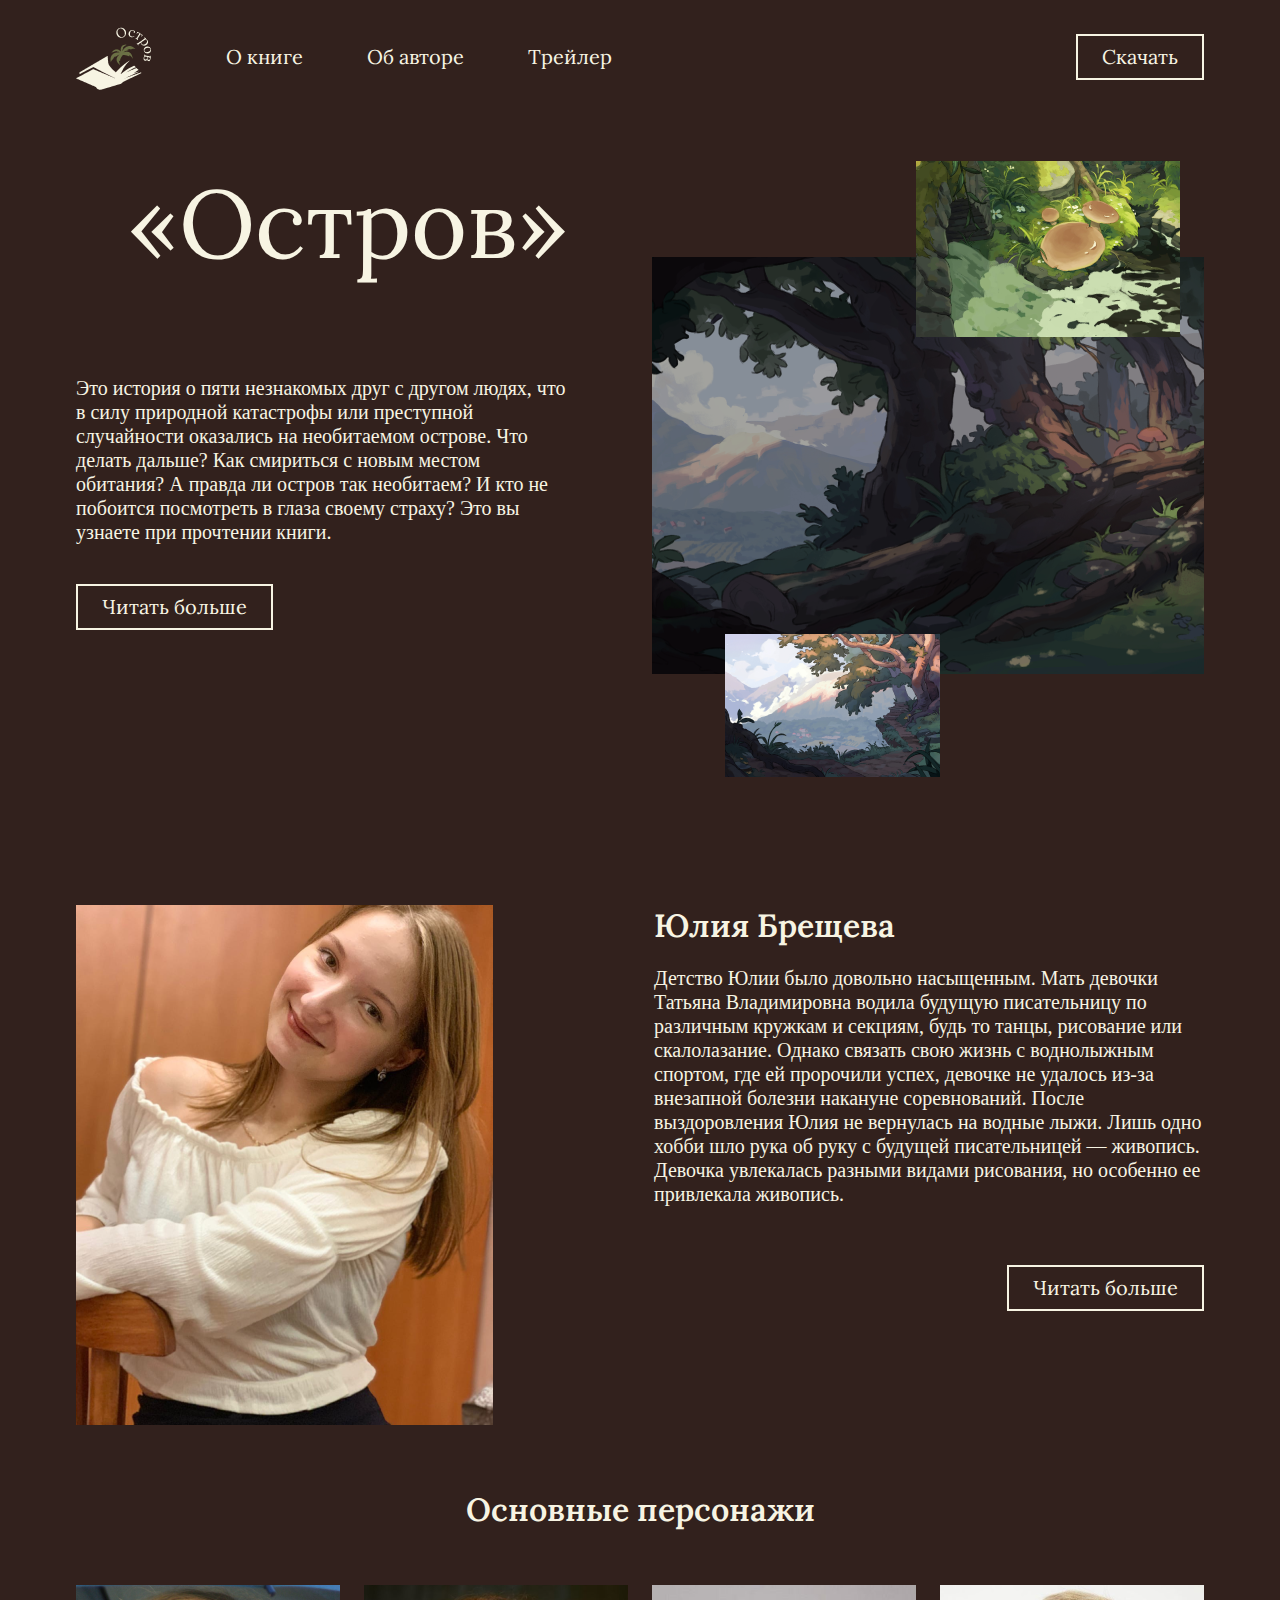
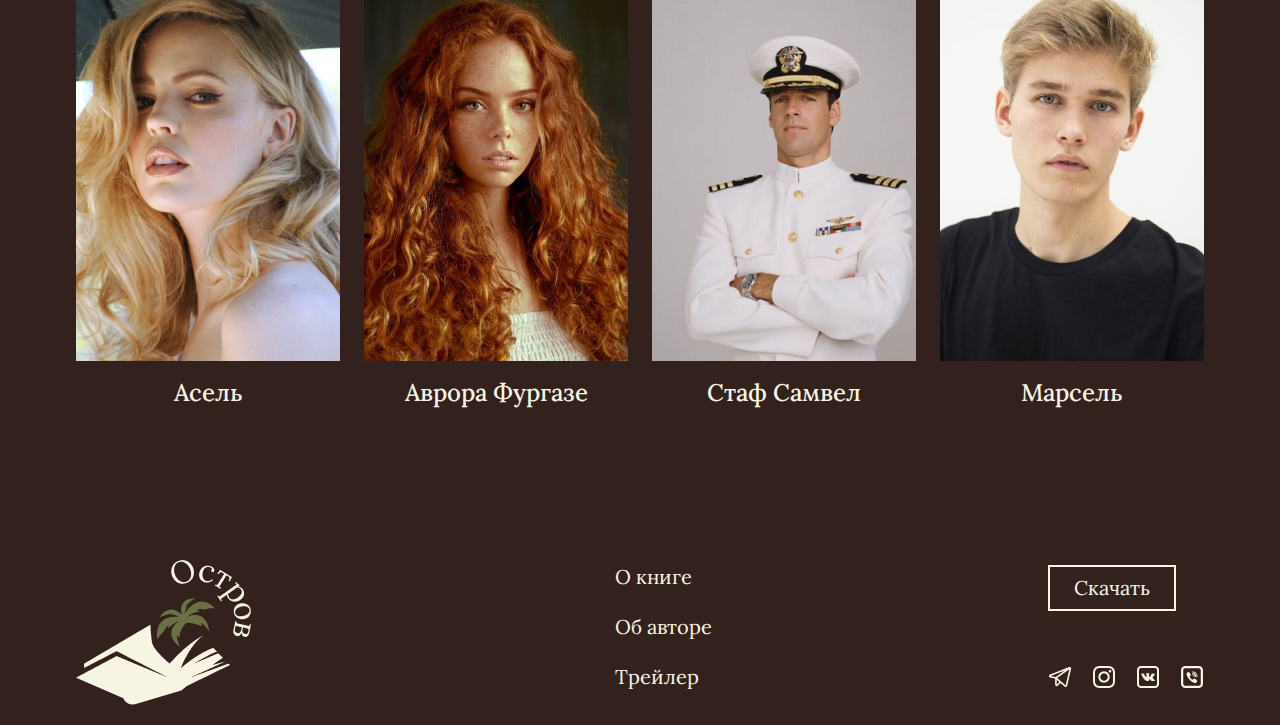
<file: index.html>
<html lang="ru">
  <head>
    <meta charset="UTF-8" />
    <meta http-equiv="X-UA-Compatible" content="IE=edge" />
    <meta name="viewport" content="width=device-width, initial-scale=1.0" />
    <title>Главная</title>

    <link rel="preconnect" href="https://fonts.googleapis.com" />
    <link rel="preconnect" href="https://fonts.gstatic.com" crossorigin />
    <link
      href="https://fonts.googleapis.com/css2?family=Lora:ital,wght@0,400;0,500;0,600;0,700;1,400;1,500;1,600;1,700&family=Rubik:ital,wght@0,300;0,400;0,500;0,600;0,700;0,800;0,900;1,300;1,400;1,500;1,600;1,700;1,800;1,900&display=swap"
      rel="stylesheet"
    />
    <link rel="stylesheet" href="./style/css.css" />
  </head>
  <body>
    <div class="container">
      <header class="header">
        <nav class="header__nav">
          <a href="./index.html" class="header__link"
            ><img src="./img/header-logo.png" alt=""
          /></a>
          <a href="./about-book.html" class="header__link">О книге</a>
          <a href="./about-author.html" class="header__link">Об авторе</a>
          <a href="./trailer.html" class="header__link">Трейлер</a>
        </nav>
        <a href="./files/kniga.pdf" class="btn">Скачать</a>
      </header>
      <div class="welcome">
        <div class="welcome__block">
          <h1 class="welcome__title">«Остров»</h1>
          <p class="welcome__desc">
            Это история о пяти незнакомых друг с другом людях, что в силу
            природной катастрофы или преступной случайности оказались на
            необитаемом острове. Что делать дальше? Как смириться с новым местом
            обитания? А правда ли остров так необитаем? И кто не побоится
            посмотреть в глаза своему страху? Это вы узнаете при прочтении
            книги.
          </p>
          <a href="./about-book.html" class="btn">Читать больше</a>
        </div>
        <div class="welcome__img">
          <img src="./img/welcome-img.png" alt="" />
        </div>
      </div>
      <div class="index-about">
        <img src="./img/index-author.png" alt="" />
        <div class="index-about__block">
          <h2 class="index-about__name">Юлия Брещева</h2>
          <p class="index-about__desc">
            Детство Юлии было довольно насыщенным. Мать девочки Татьяна
            Владимировна водила будущую писательницу по различным кружкам и
            секциям, будь то танцы, рисование или скалолазание. Однако связать
            свою жизнь с воднолыжным спортом, где ей пророчили успех, девочке не
            удалось из-за внезапной болезни накануне соревнований. После
            выздоровления Юлия не вернулась на водные лыжи. Лишь одно хобби шло
            рука об руку с будущей писательницей — живопись. Девочка увлекалась
            разными видами рисования, но особенно ее привлекала живопись.
          </p>
          <a href="" class="index-about__btn btn">Читать больше</a>
        </div>
      </div>
      <div class="index-character">
        <h2 class="index-charachter__title">Основные персонажи</h2>
        <div class="index-charachter__list">
          <a href="./about-book.html" class="index-character__item">
            <img src="./img/index-character-1.png" alt="" />
            <h3 class="index-charachter__name">Асель</h3>
          </a>
          <a href="./about-book.html" class="index-character__item">
            <img src="./img/index-character-2.png" alt="" />
            <h3 class="index-charachter__name">Аврора Фургазе</h3>
          </a>
          <a href="./about-book.html" class="index-character__item">
            <img src="./img/index-character-3.png" alt="" />
            <h3 class="index-charachter__name">Стаф Самвел</h3>
          </a>
          <a href="./about-book.html" class="index-character__item">
            <img src="./img/index-character-4.png" alt="" />
            <h3 class="index-charachter__name">Марсель</h3>
          </a>
        </div>
      </div>
      <footer class="footer">
        <a href="./index.html" class="footer__logo">
          <img src="./img/footer-logo.png" alt="" />
        </a>
        <nav class="footer__nav">
          <a href="" class="footer__link">О книге</a>
          <a href="" class="footer__link">Об авторе</a>
          <a href="" class="footer__link">Трейлер</a>
        </nav>
        <div class="footer__block">
          <a href="./files/kniga.pdf" class="btn">Скачать</a>
          <div class="footer__social">
            <a href="" class=""><img src="./img/social-1.png" alt="" /></a>
            <a href="" class=""><img src="./img/social-2.png" alt="" /></a>
            <a href="" class=""><img src="./img/social-3.png" alt="" /></a>
            <a href="" class=""><img src="./img/social-4.png" alt="" /></a>
          </div>
        </div>
      </footer>
    </div>
  </body>
</html>
</file>
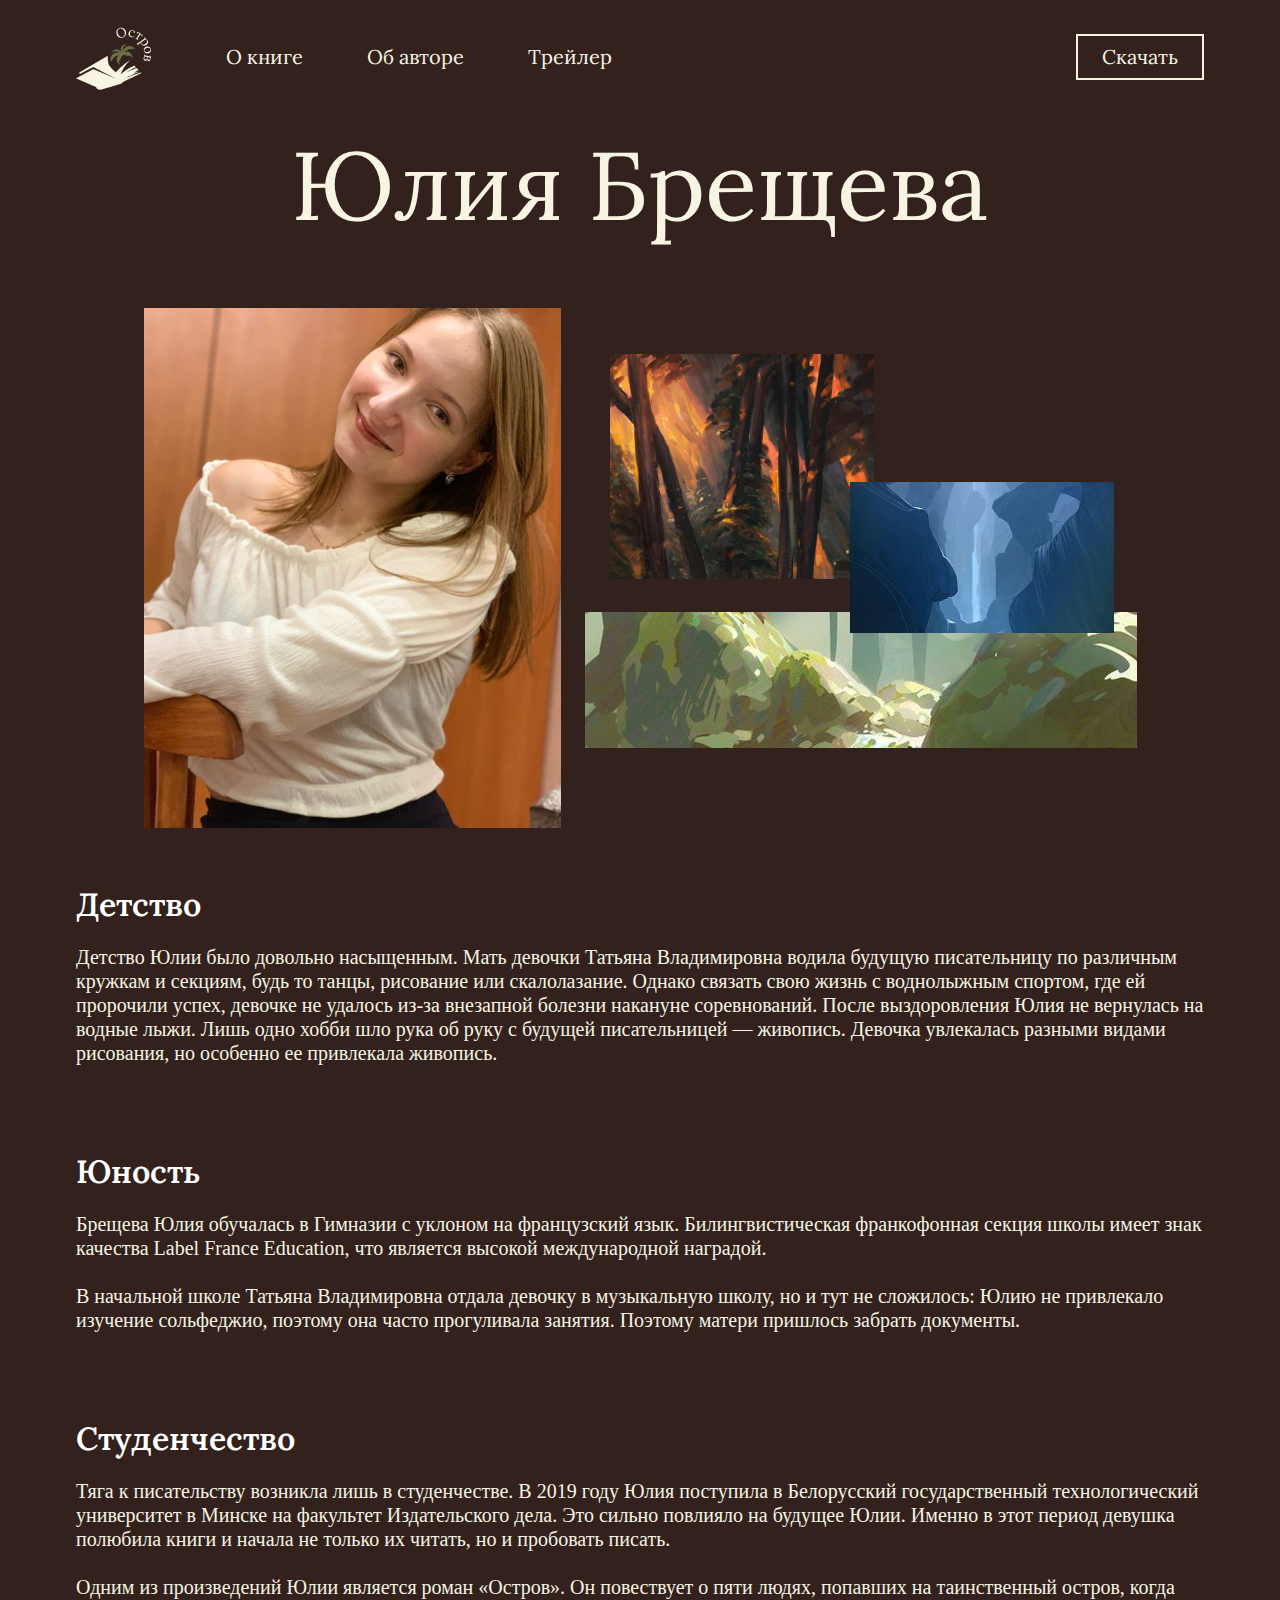
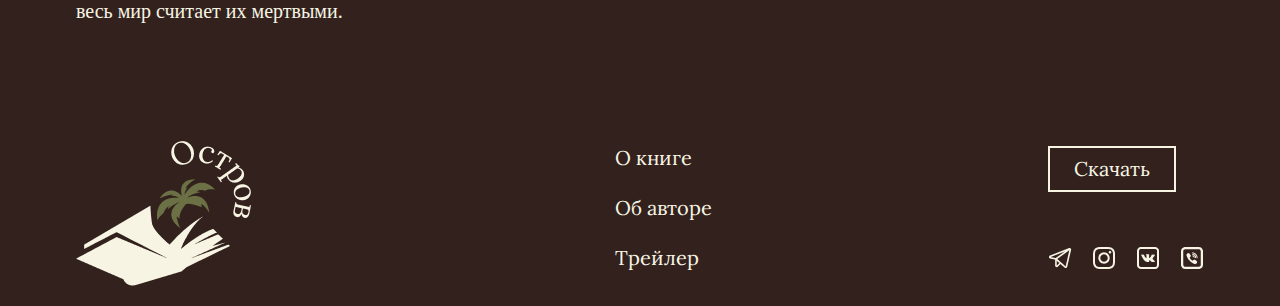
<file: about-author.html>
<html lang="ru">
  <head>
    <meta charset="UTF-8" />
    <meta http-equiv="X-UA-Compatible" content="IE=edge" />
    <meta name="viewport" content="width=device-width, initial-scale=1.0" />
    <title>Об авторе</title>

    <link rel="preconnect" href="https://fonts.googleapis.com" />
    <link rel="preconnect" href="https://fonts.gstatic.com" crossorigin />
    <link
      href="https://fonts.googleapis.com/css2?family=Lora:ital,wght@0,400;0,500;0,600;0,700;1,400;1,500;1,600;1,700&family=Rubik:ital,wght@0,300;0,400;0,500;0,600;0,700;0,800;0,900;1,300;1,400;1,500;1,600;1,700;1,800;1,900&display=swap"
      rel="stylesheet"
    />
    <link rel="stylesheet" href="./style/css.css" />
  </head>
  <body>
    <div class="container">
      <header class="header">
        <nav class="header__nav">
          <a href="./index.html" class="header__link"
            ><img src="./img/header-logo.png" alt=""
          /></a>
          <a href="./about-book.html" class="header__link">О книге</a>
          <a href="./about-author.html" class="header__link">Об авторе</a>
          <a href="./trailer.html" class="header__link">Трейлер</a>
        </nav>
        <a href="./files/kniga.pdf" class="btn">Скачать</a>
      </header>
      <div class="author">
        <h1 class="author__name">Юлия Брещева</h1>
        <img src="./img/author-img.png" alt="" />
      </div>
      <div class="bio">
        <div class="bio__item">
          <h2 class="bio__title">Детство</h2>
          <p class="bio__desc">
            Детство Юлии было довольно насыщенным. Мать девочки Татьяна
            Владимировна водила будущую писательницу по различным кружкам и
            секциям, будь то танцы, рисование или скалолазание. Однако связать
            свою жизнь с воднолыжным спортом, где ей пророчили успех, девочке не
            удалось из-за внезапной болезни накануне соревнований. После
            выздоровления Юлия не вернулась на водные лыжи. Лишь одно хобби шло
            рука об руку с будущей писательницей — живопись. Девочка увлекалась
            разными видами рисования, но особенно ее привлекала живопись.
          </p>
        </div>
        <div class="bio__item">
          <h2 class="bio__title">Юность</h2>
          <p class="bio__desc">
            Брещева Юлия обучалась в Гимназии с уклоном на французский язык.
            Билингвистическая франкофонная секция школы имеет знак качества
            Label France Education, что является высокой международной
            наградой.<br /><br />
            В начальной школе Татьяна Владимировна отдала девочку в музыкальную
            школу, но и тут не сложилось: Юлию не привлекало изучение
            сольфеджио, поэтому она часто прогуливала занятия. Поэтому матери
            пришлось забрать документы.
          </p>
        </div>
        <div class="bio__item">
          <h2 class="bio__title">Студенчество</h2>
          <p class="bio__desc">
            Тяга к писательству возникла лишь в студенчестве. В 2019 году Юлия
            поступила в Белорусский государственный технологический университет
            в Минске на факультет Издательского дела. Это сильно повлияло на
            будущее Юлии. Именно в этот период девушка полюбила книги и начала
            не только их читать, но и пробовать писать.<br /><br />
            Одним из произведений Юлии является роман «Остров». Он повествует о
            пяти людях, попавших на таинственный остров, когда весь мир считает
            их мертвыми.
          </p>
        </div>
      </div>
      <footer class="footer">
        <a href="./index.html" class="footer__logo">
          <img src="./img/footer-logo.png" alt="" />
        </a>
        <nav class="footer__nav">
          <a href="" class="footer__link">О книге</a>
          <a href="" class="footer__link">Об авторе</a>
          <a href="" class="footer__link">Трейлер</a>
        </nav>
        <div class="footer__block">
          <a href="./files/kniga.pdf" class="btn">Скачать</a>
          <div class="footer__social">
            <a href="" class=""><img src="./img/social-1.png" alt="" /></a>
            <a href="" class=""><img src="./img/social-2.png" alt="" /></a>
            <a href="" class=""><img src="./img/social-3.png" alt="" /></a>
            <a href="" class=""><img src="./img/social-4.png" alt="" /></a>
          </div>
        </div>
      </footer>
    </div>
  </body>
</html>
</file>
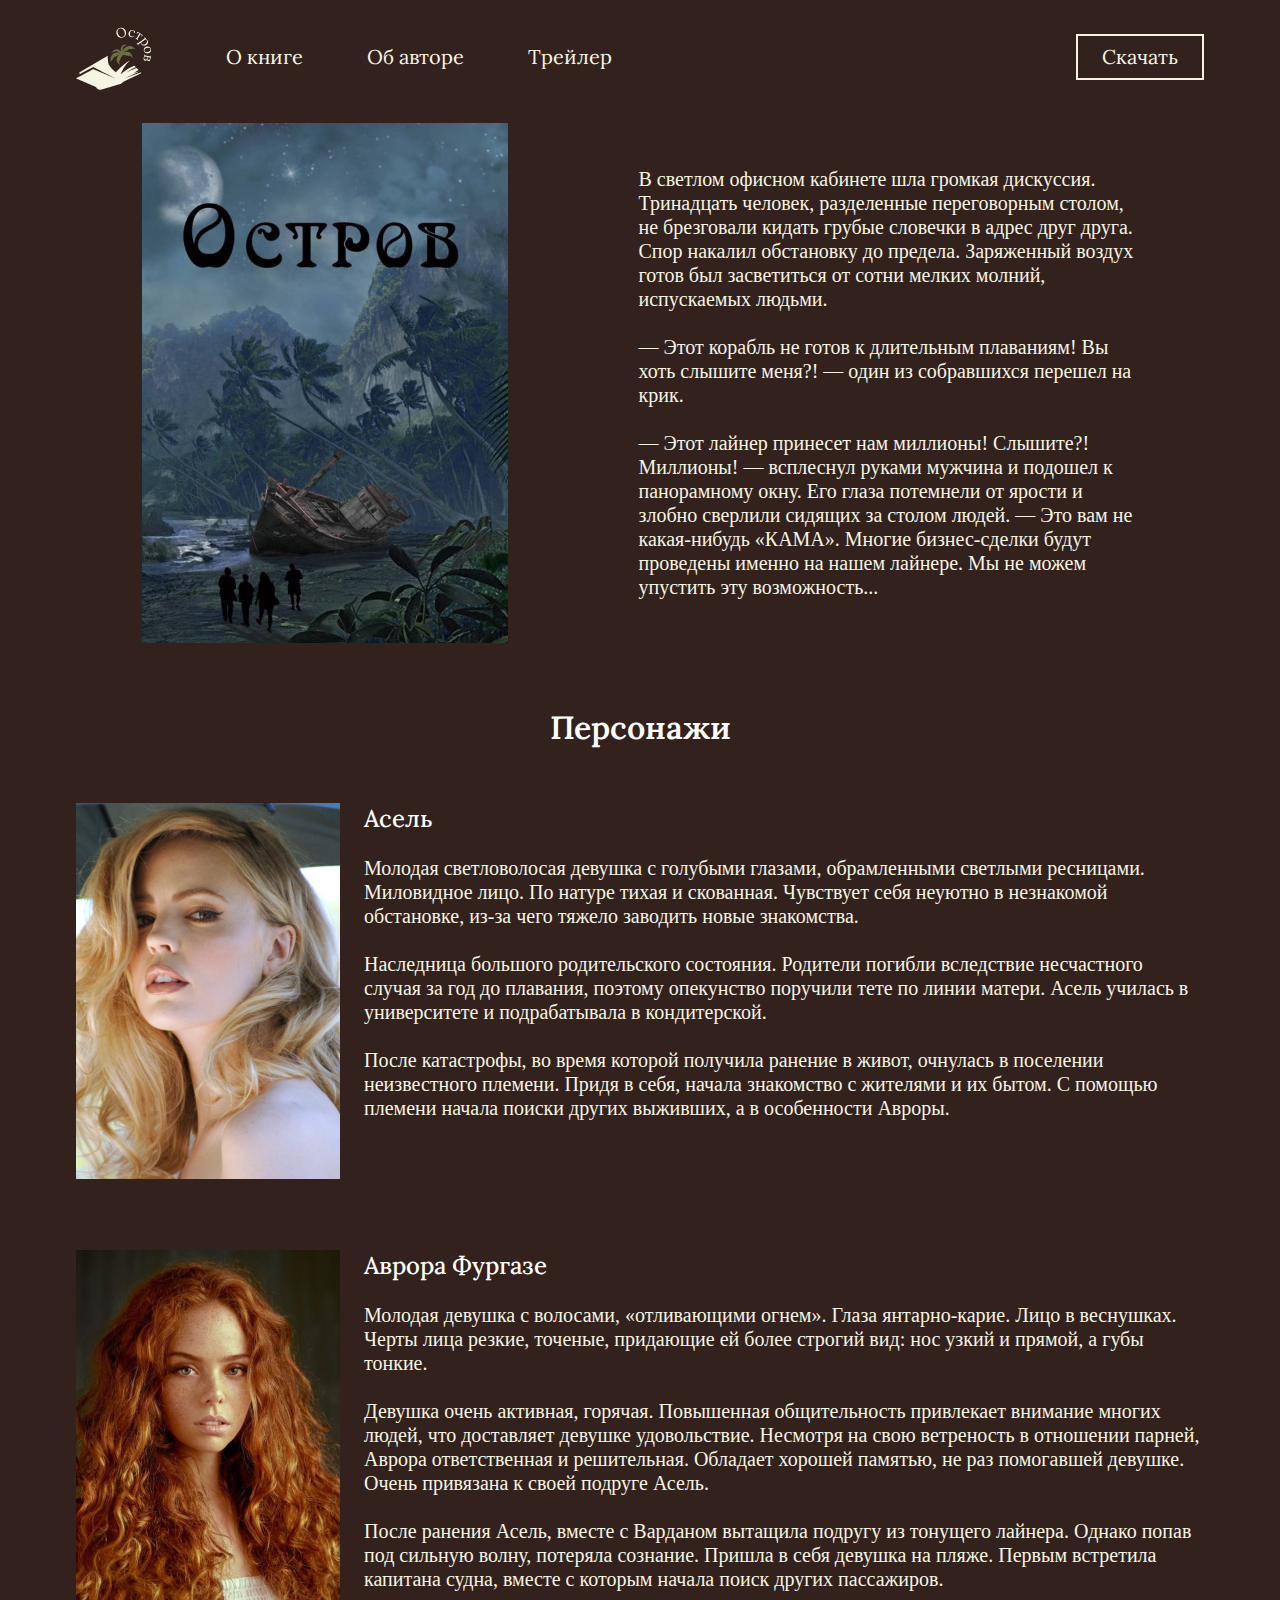
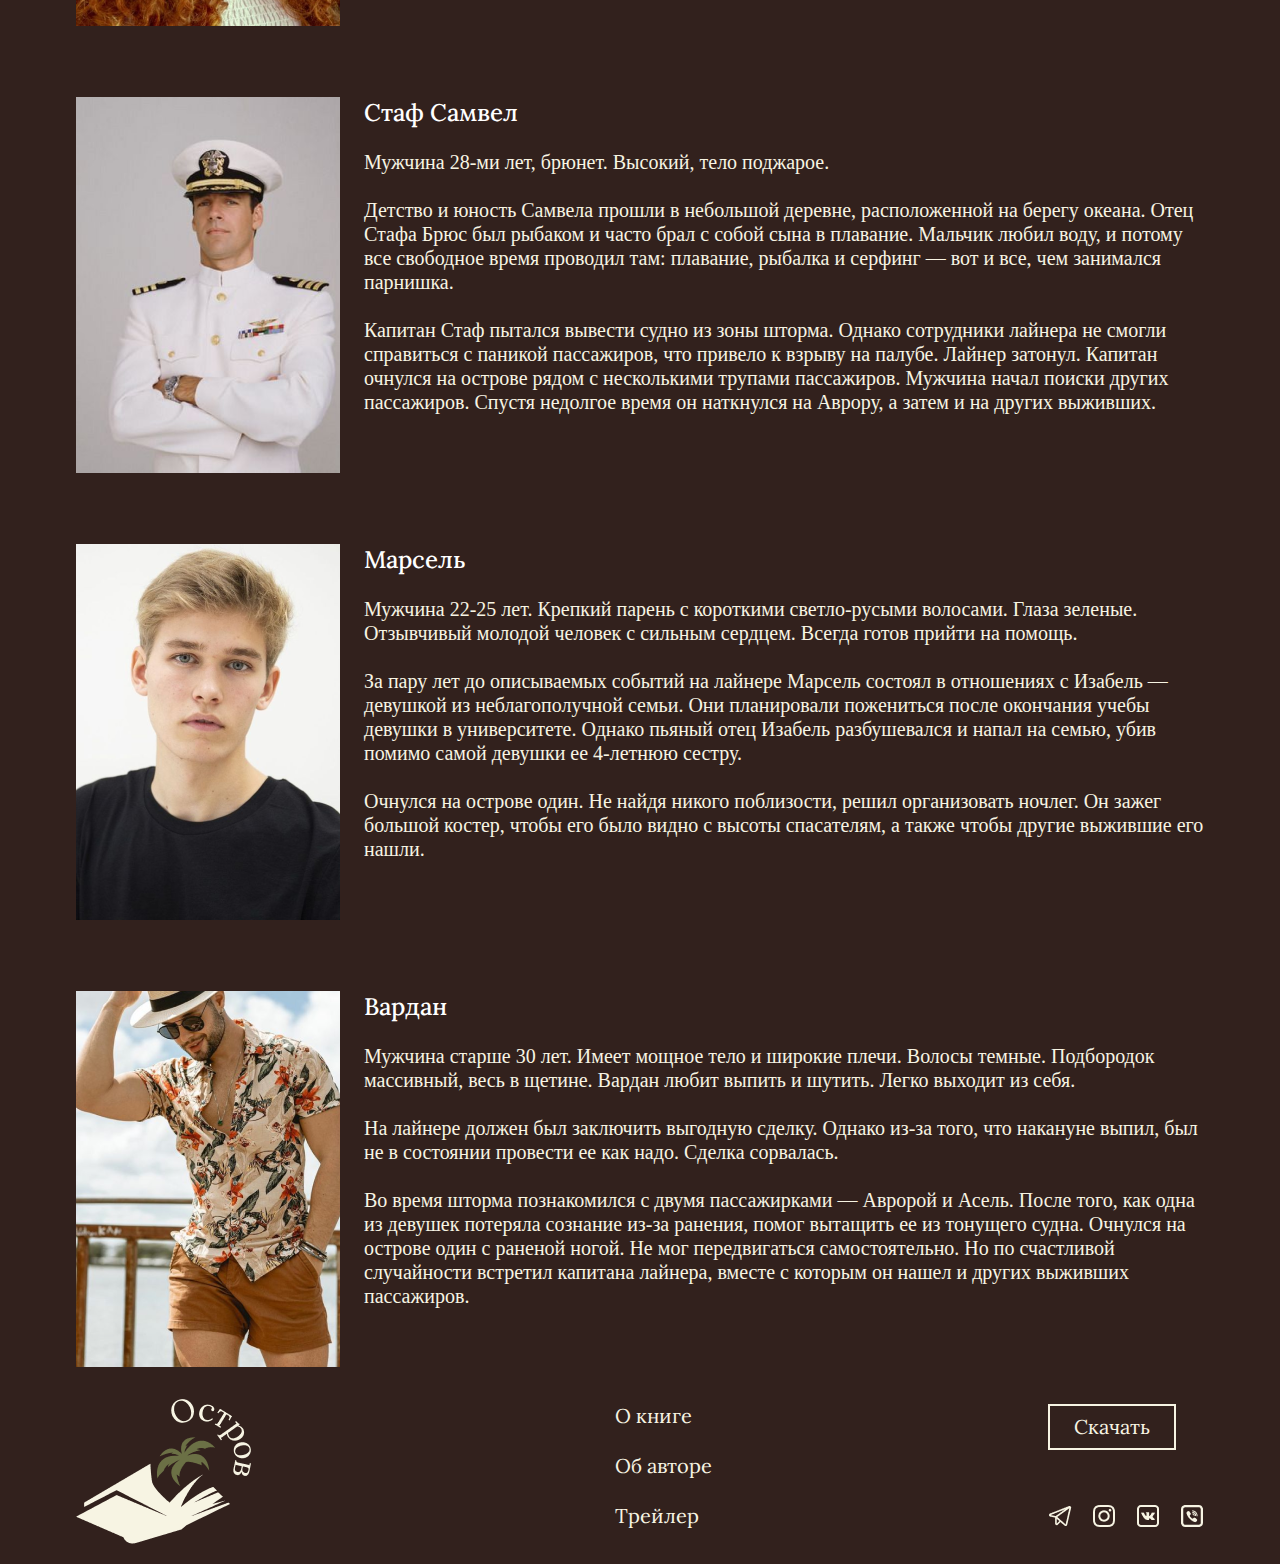
<file: about-book.html>
<html lang="ru">
  <head>
    <meta charset="UTF-8" />
    <meta http-equiv="X-UA-Compatible" content="IE=edge" />
    <meta name="viewport" content="width=device-width, initial-scale=1.0" />
    <title>О книге</title>

    <link rel="preconnect" href="https://fonts.googleapis.com" />
    <link rel="preconnect" href="https://fonts.gstatic.com" crossorigin />
    <link
      href="https://fonts.googleapis.com/css2?family=Lora:ital,wght@0,400;0,500;0,600;0,700;1,400;1,500;1,600;1,700&family=Rubik:ital,wght@0,300;0,400;0,500;0,600;0,700;0,800;0,900;1,300;1,400;1,500;1,600;1,700;1,800;1,900&display=swap"
      rel="stylesheet"
    />
    <link rel="stylesheet" href="./style/css.css" />
  </head>
  <body>
    <div class="container">
      <header class="header">
        <nav class="header__nav">
          <a href="./index.html" class="header__link"
            ><img src="./img/header-logo.png" alt=""
          /></a>
          <a href="./about-book.html" class="header__link">О книге</a>
          <a href="./about-author.html" class="header__link">Об авторе</a>
          <a href="./trailer.html" class="header__link">Трейлер</a>
        </nav>
        <a href="./files/kniga.pdf" class="btn">Скачать</a>
      </header>
      <div class="book">
        <h1 class="book__title"></h1>
        <div class="book__main">
          <div class="book__img"><img src="./img/book-img.png" alt="" /></div>
          <div class="book__desc">
            В светлом офисном кабинете шла громкая дискуссия. Тринадцать
            человек, разделенные переговорным столом, не брезговали кидать
            грубые словечки в адрес друг друга. Спор накалил обстановку до
            предела. Заряженный воздух готов был засветиться от сотни мелких
            молний, испускаемых людьми.<br /><br />
            — Этот корабль не готов к длительным плаваниям! Вы хоть слышите
            меня?! — один из собравшихся перешел на крик.<br /><br />
            — Этот лайнер принесет нам миллионы! Слышите?! Миллионы! — всплеснул
            руками мужчина и подошел к панорамному окну. Его глаза потемнели от
            ярости и злобно сверлили сидящих за столом людей. — Это вам не
            какая-нибудь «КАМА». Многие бизнес-сделки будут проведены именно на
            нашем лайнере. Мы не можем упустить эту возможность...
          </div>
        </div>
      </div>
      <div class="charachter">
        <div class="charachter__title">Персонажи</div>
        <div class="charachter__list">
          <div class="charachter__item">
            <div class="charachter__img">
              <img src="./img/charachter-1.png" alt="" />
            </div>
            <div class="charachter__block">
              <div class="charachter__name">Асель</div>
              <div class="charachter__desc">
                Молодая светловолосая девушка с голубыми глазами, обрамленными
                светлыми ресницами. Миловидное лицо. По натуре тихая и
                скованная. Чувствует себя неуютно в незнакомой обстановке, из-за
                чего тяжело заводить новые знакомства.<br /><br />
                Наследница большого родительского состояния. Родители погибли
                вследствие несчастного случая за год до плавания, поэтому
                опекунство поручили тете по линии матери. Асель училась в
                университете и подрабатывала в кондитерской.<br /><br />
                После катастрофы, во время которой получила ранение в живот,
                очнулась в поселении неизвестного племени. Придя в себя, начала
                знакомство с жителями и их бытом. С помощью племени начала
                поиски других выживших, а в особенности Авроры.
              </div>
            </div>
          </div>
          <div class="charachter__item">
            <div class="charachter__img">
              <img src="./img/charachter-2.png" alt="" />
            </div>
            <div class="charachter__block">
              <div class="charachter__name">Аврора Фургазе</div>
              <div class="charachter__desc">
                Молодая девушка с волосами, «отливающими огнем». Глаза
                янтарно-карие. Лицо в веснушках. Черты лица резкие, точеные,
                придающие ей более строгий вид: нос узкий и прямой, а губы
                тонкие.<br /><br />
                Девушка очень активная, горячая. Повышенная общительность
                привлекает внимание многих людей, что доставляет девушке
                удовольствие. Несмотря на свою ветреность в отношении парней,
                Аврора ответственная и решительная. Обладает хорошей памятью, не
                раз помогавшей девушке. Очень привязана к своей подруге
                Асель.<br /><br />
                После ранения Асель, вместе с Варданом вытащила подругу из
                тонущего лайнера. Однако попав под сильную волну, потеряла
                сознание. Пришла в себя девушка на пляже. Первым встретила
                капитана судна, вместе с которым начала поиск других пассажиров.
              </div>
            </div>
          </div>
          <div class="charachter__item">
            <div class="charachter__img">
              <img src="./img/charachter-3.png" alt="" />
            </div>
            <div class="charachter__block">
              <div class="charachter__name">Стаф Самвел</div>
              <div class="charachter__desc">
                Мужчина 28-ми лет, брюнет. Высокий, тело поджарое.<br /><br />
                Детство и юность Самвела прошли в небольшой деревне,
                расположенной на берегу океана. Отец Стафа Брюс был рыбаком и
                часто брал с собой сына в плавание. Мальчик любил воду, и потому
                все свободное время проводил там: плавание, рыбалка и серфинг —
                вот и все, чем занимался парнишка.<br /><br />
                Капитан Стаф пытался вывести судно из зоны шторма. Однако
                сотрудники лайнера не смогли справиться с паникой пассажиров,
                что привело к взрыву на палубе. Лайнер затонул. Капитан очнулся
                на острове рядом с несколькими трупами пассажиров. Мужчина начал
                поиски других пассажиров. Спустя недолгое время он наткнулся на
                Аврору, а затем и на других выживших.
              </div>
            </div>
          </div>
          <div class="charachter__item">
            <div class="charachter__img">
              <img src="./img/charachter-4.png" alt="" />
            </div>
            <div class="charachter__block">
              <div class="charachter__name">Марсель</div>
              <div class="charachter__desc">
                Мужчина 22-25 лет. Крепкий парень с короткими светло-русыми
                волосами. Глаза зеленые. Отзывчивый молодой человек с сильным
                сердцем. Всегда готов прийти на помощь.<br /><br />
                За пару лет до описываемых событий на лайнере Марсель состоял в
                отношениях с Изабель — девушкой из неблагополучной семьи. Они
                планировали пожениться после окончания учебы девушки в
                университете. Однако пьяный отец Изабель разбушевался и напал на
                семью, убив помимо самой девушки ее 4-летнюю сестру.<br /><br />
                Очнулся на острове один. Не найдя никого поблизости, решил
                организовать ночлег. Он зажег большой костер, чтобы его было
                видно с высоты спасателям, а также чтобы другие выжившие его
                нашли.
              </div>
            </div>
          </div>
          <div class="charachter__item">
            <div class="charachter__img">
              <img src="./img/charachter-5.png" alt="" />
            </div>
            <div class="charachter__block">
              <div class="charachter__name">Вардан</div>
              <div class="charachter__desc">
                Мужчина старше 30 лет. Имеет мощное тело и широкие плечи. Волосы
                темные. Подбородок массивный, весь в щетине. Вардан любит выпить
                и шутить. Легко выходит из себя.<br /><br />
                На лайнере должен был заключить выгодную сделку. Однако из-за
                того, что накануне выпил, был не в состоянии провести ее как
                надо. Сделка сорвалась.<br /><br />
                Во время шторма познакомился с двумя пассажирками — Авророй и
                Асель. После того, как одна из девушек потеряла сознание из-за
                ранения, помог вытащить ее из тонущего судна. Очнулся на острове
                один с раненой ногой. Не мог передвигаться самостоятельно. Но по
                счастливой случайности встретил капитана лайнера, вместе с
                которым он нашел и других выживших пассажиров.
              </div>
            </div>
          </div>
        </div>
      </div>
      <footer class="footer">
        <a href="./index.html" class="footer__logo">
          <img src="./img/footer-logo.png" alt="" />
        </a>
        <nav class="footer__nav">
          <a href="" class="footer__link">О книге</a>
          <a href="" class="footer__link">Об авторе</a>
          <a href="" class="footer__link">Трейлер</a>
        </nav>
        <div class="footer__block">
          <a href="./files/kniga.pdf" class="btn">Скачать</a>
          <div class="footer__social">
            <a href="" class=""><img src="./img/social-1.png" alt="" /></a>
            <a href="" class=""><img src="./img/social-2.png" alt="" /></a>
            <a href="" class=""><img src="./img/social-3.png" alt="" /></a>
            <a href="" class=""><img src="./img/social-4.png" alt="" /></a>
          </div>
        </div>
      </footer>
    </div>
  </body>
</html>
</file>
<file: style/css.css>
* {
  margin: 0;
  padding: 0;
  box-sizing: border-box;
}

body {
  background-color: #32211d;
  color: #f7f4e3;
}
a {
  text-decoration: none;
  color: #f7f4e3;
}

.container {
  max-width: 1128px;
  width: 100%;
  margin: auto;
}

.header {
  display: flex;
  align-items: center;
  justify-content: space-between;
  padding-top: 23px;
  padding-bottom: 23px;
}
.header__nav {
  display: flex;
  align-items: center;
  gap: 64px;
}
.header__link {
  font-family: "Lora";
  font-style: normal;
  font-weight: 400;
  font-size: 20px;
  line-height: 26px;
}
.header__link:hover {
  text-decoration: underline;
}
.btn {
  cursor: pointer;
  display: block;
  width: fit-content;
  font-family: "Lora";
  font-style: normal;
  font-weight: 400;
  font-size: 20px;
  line-height: 26px;
  padding: 8px 24px;
  border: 2px solid #f7f4e3;
  transition: all 0.3s;
}
.btn:hover {
  color: #32211d;
  background-color: #f7f4e3;
}

.welcome {
  display: flex;
  justify-content: space-between;
  padding-top: 48px;
  padding-bottom: 128px;
  gap: 84px;
}
.welcome__block {
}
.welcome__title {
  font-family: "Lora";
  font-style: normal;
  font-weight: 400;
  font-size: 96px;
  line-height: 123px;
  text-align: right;
  padding-bottom: 92px;
}
.welcome__desc {
  font-style: normal;
  font-weight: 300;
  font-size: 20px;
  line-height: 24px;
  padding-bottom: 40px;
}
.welcome__img {
}

.index-about {
  display: flex;
  padding-bottom: 64px;
  justify-content: space-between;
}
.index-about__block {
  max-width: 550px;
}
.index-about__name {
  font-family: "Lora";
  font-style: normal;
  font-weight: 600;
  font-size: 32px;
  line-height: 41px;
  padding-bottom: 20px;
}
.index-about__desc {
  font-style: normal;
  font-weight: 300;
  font-size: 20px;
  line-height: 24px;
  padding-bottom: 59px;
}
.index-about__btn {
  float: right;
}
.btn {
}

.index-character {
  padding-bottom: 120px;
}
.index-charachter__title {
  font-family: "Lora";
  font-style: normal;
  font-weight: 600;
  font-size: 32px;
  line-height: 41px;
  text-align: center;
  padding-bottom: 55px;
}
.index-charachter__list {
  display: flex;
  justify-content: space-between;
}
.index-character__item {
  display: flex;
  align-items: center;
  flex-direction: column;
  justify-content: center;
  gap: 16px;
}
.index-charachter__name {
  font-family: "Lora";
  font-style: normal;
  font-weight: 500;
  font-size: 24px;
  line-height: 31px;
}

.footer {
  padding-top: 20px;
  padding-bottom: 20px;
  display: flex;
  align-items: center;
  justify-content: space-between;
}
.footer__logo {
}
.footer__nav {
  display: flex;
  flex-direction: column;
  gap: 24px;
}
.footer__link {
  font-family: "Lora";
  font-style: normal;
  font-weight: 400;
  font-size: 20px;
  line-height: 26px;
}
.footer__link:hover {
  text-decoration: underline;
}
.footer__block {
  display: flex;
  flex-direction: column;
  gap: 54px;
}
.btn {
}
.footer__social {
  display: flex;
  align-items: center;
  gap: 20px;
}

.book {
  padding-top: 10px;
  padding-bottom: 64px;
}
.book__title {
  font-family: "Lora";
  font-style: normal;
  font-weight: 400;
  font-size: 96px;
  line-height: 123px;
}
.book__main {
  display: flex;
  align-items: center;
  justify-content: space-around;
}
.book__img {
}
.book__desc {
  font-style: normal;
  font-weight: 300;
  font-size: 20px;
  line-height: 24px;
  max-width: 500px;
}

.charachter {
}
.charachter__title {
  font-family: "Lora";
  font-style: normal;
  font-weight: 600;
  font-size: 32px;
  line-height: 41px;
  text-align: center;
  color: #fff;
  padding-bottom: 55px;
}
.charachter__list {
  display: flex;
  flex-direction: column;
  gap: 71px;
}
.charachter__item {
  display: flex;
  gap: 24px;
}
.charachter__img {
}
.charachter__name {
  font-family: "Lora";
  font-style: normal;
  font-weight: 500;
  font-size: 24px;
  line-height: 31px;
  color: #fff;
  padding-bottom: 22px;
}
.charachter__desc {
  font-style: normal;
  font-weight: 300;
  font-size: 20px;
  line-height: 24px;
}

.author {
  display: flex;
  flex-direction: column;
  align-items: center;
  justify-content: center;
  padding-bottom: 56px;
}
.author__name {
  font-family: "Lora";
  font-style: normal;
  font-weight: 400;
  font-size: 96px;
  line-height: 123px;
  text-align: center;
  padding-top: 10px;
  padding-bottom: 62px;
}

.bio {
}
.bio__item {
  padding-bottom: 86px;
}
.bio__title {
  font-family: "Lora";
  font-style: normal;
  font-weight: 600;
  font-size: 32px;
  line-height: 41px;
  color: #fff;
  padding-bottom: 20px;
}
.bio__desc {
  font-style: normal;
  font-weight: 300;
  font-size: 20px;
  line-height: 24px;
}

.trailer {
  padding-top: 80px;
  padding-bottom: 160px;
}
.trailer__video {
  width: 100%;
}
.trailer__video > video {
  width: 100%;
}
.trailer__title {
  padding-top: 27px;
  font-style: normal;
  font-weight: 300;
  font-size: 20px;
  line-height: 24px;
}
</file>
